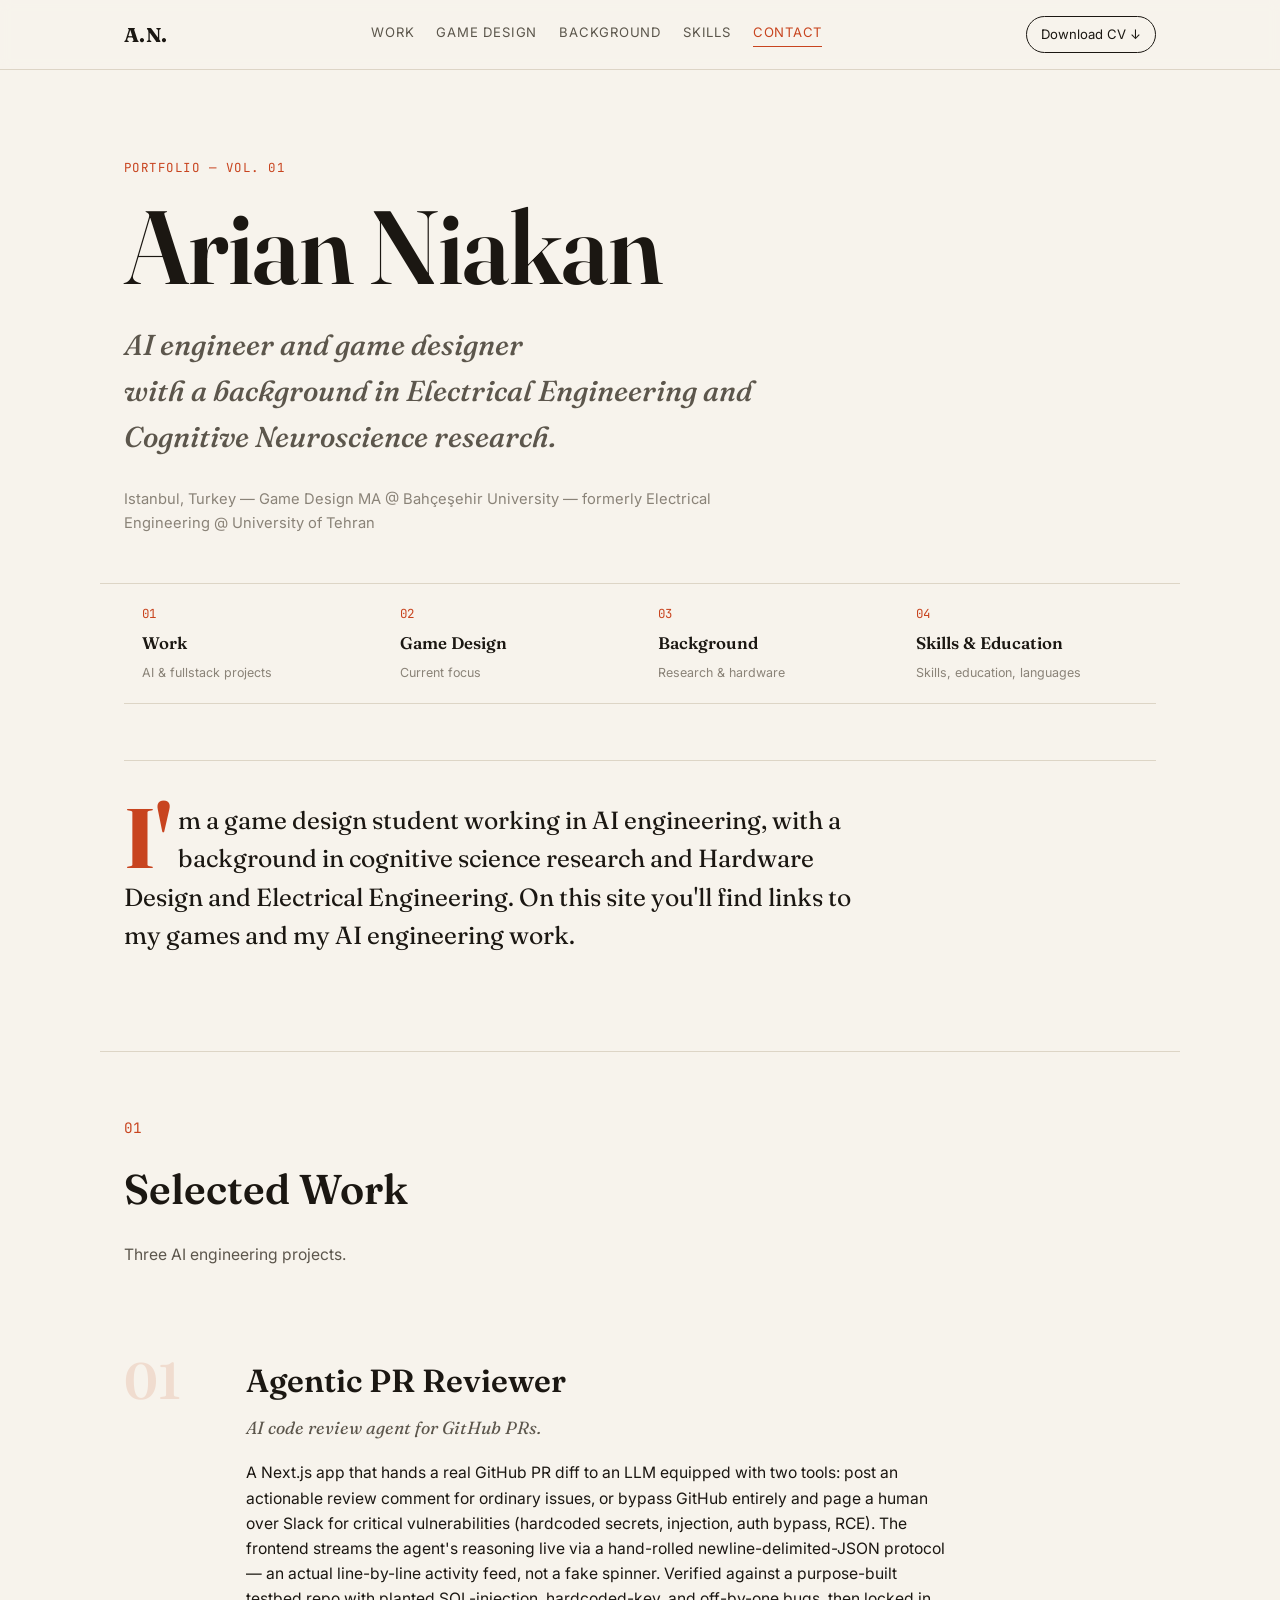
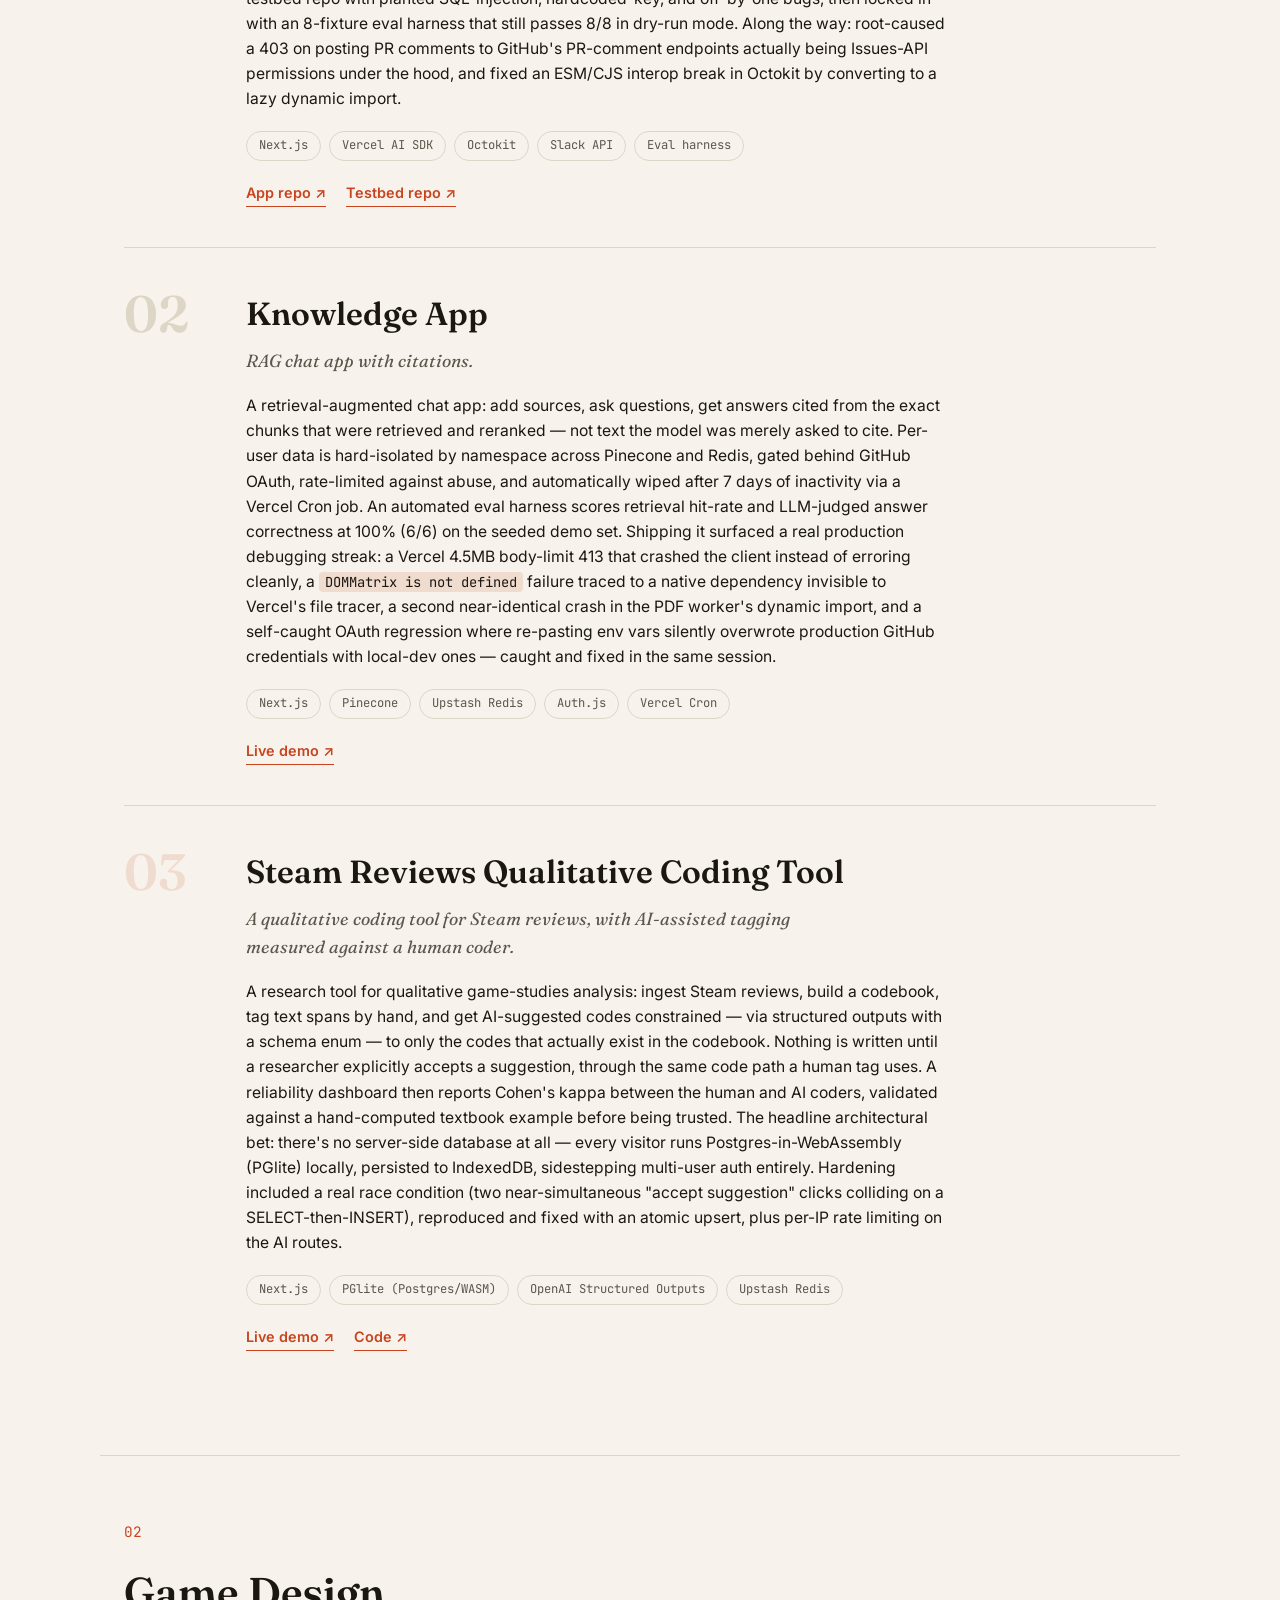
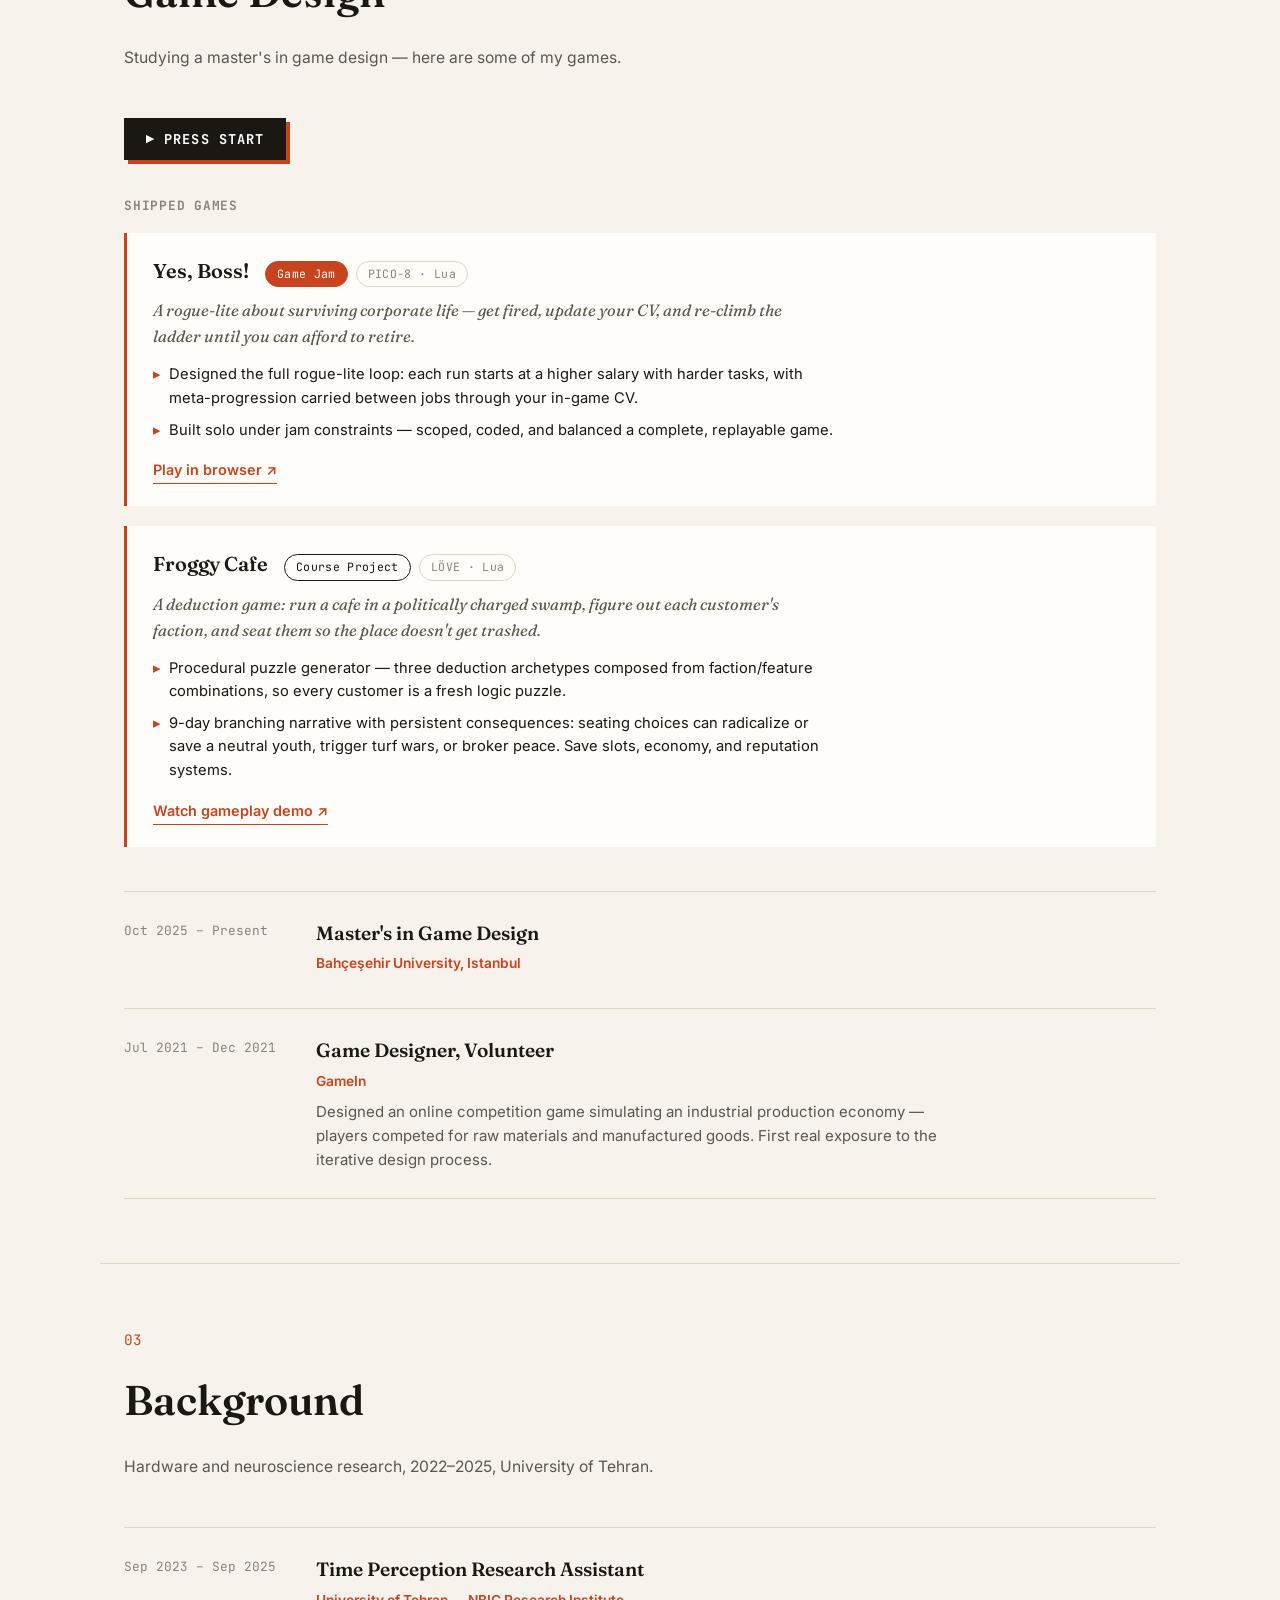
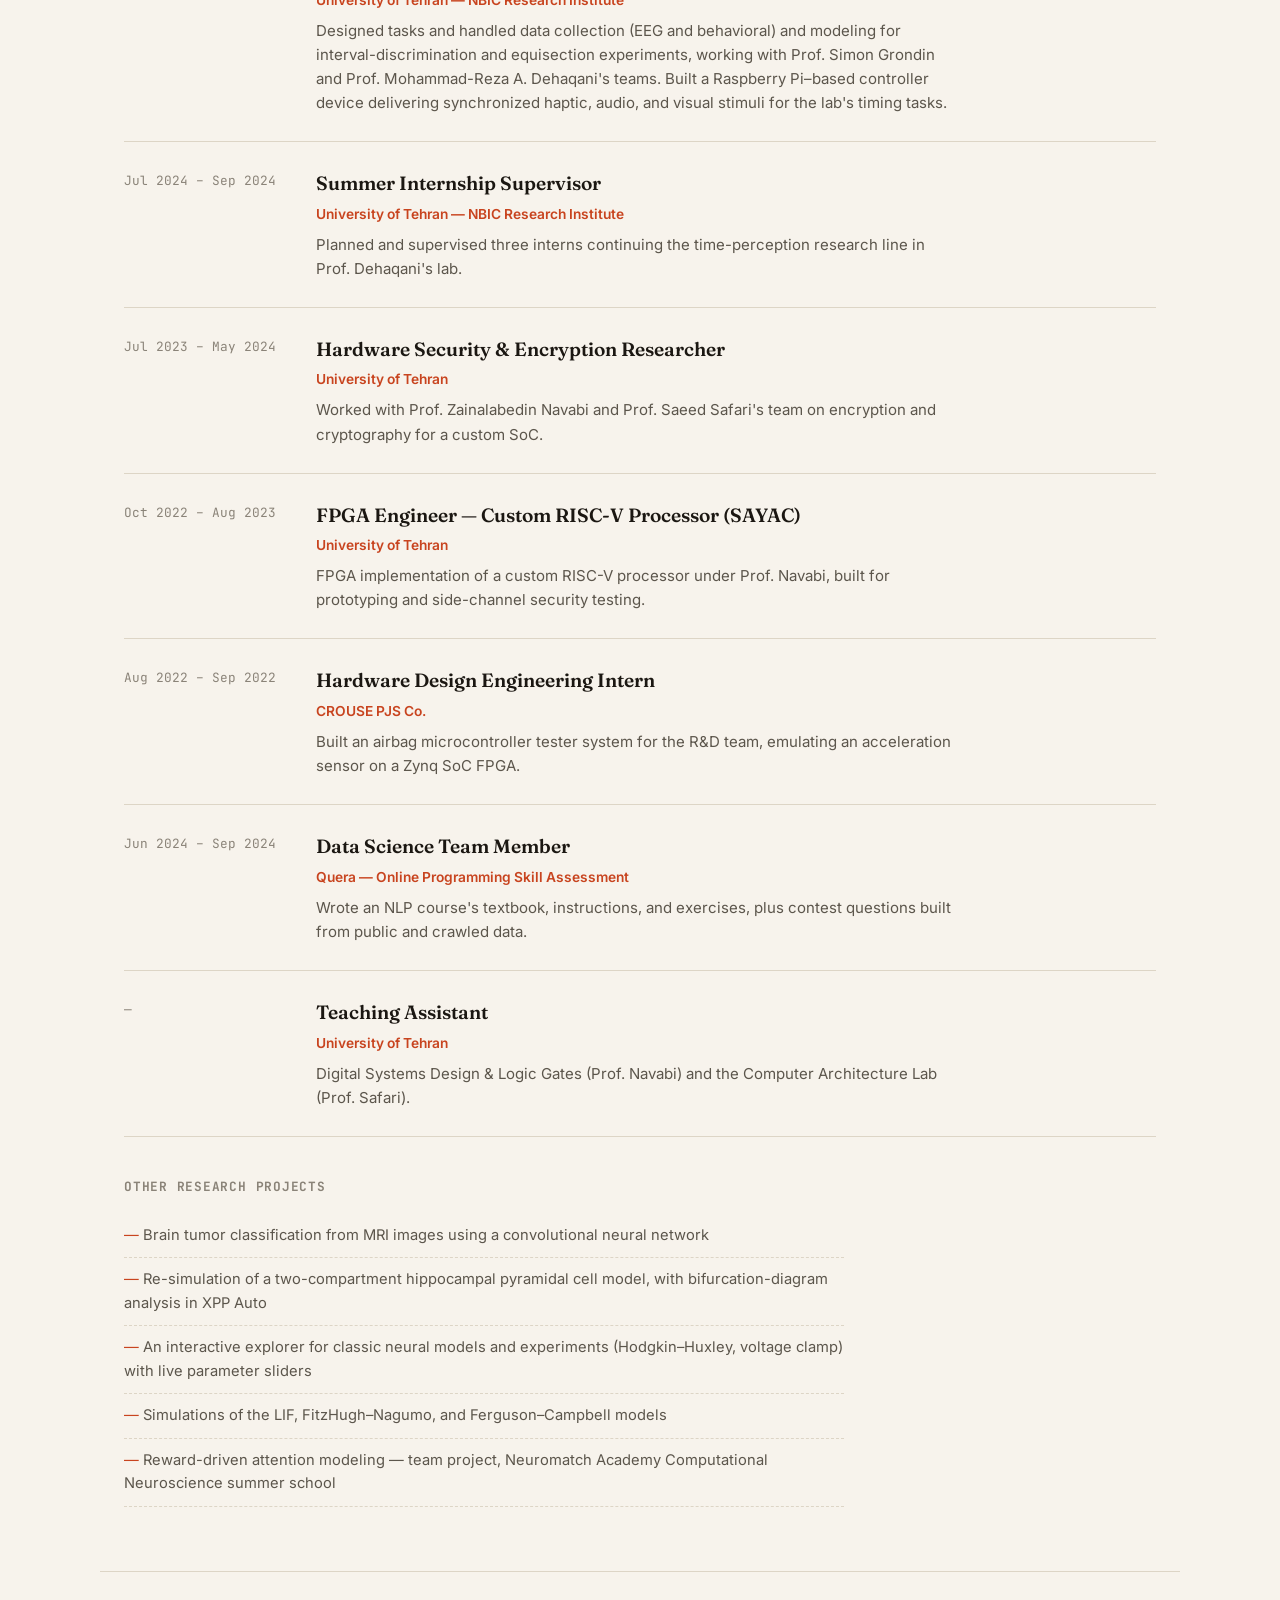
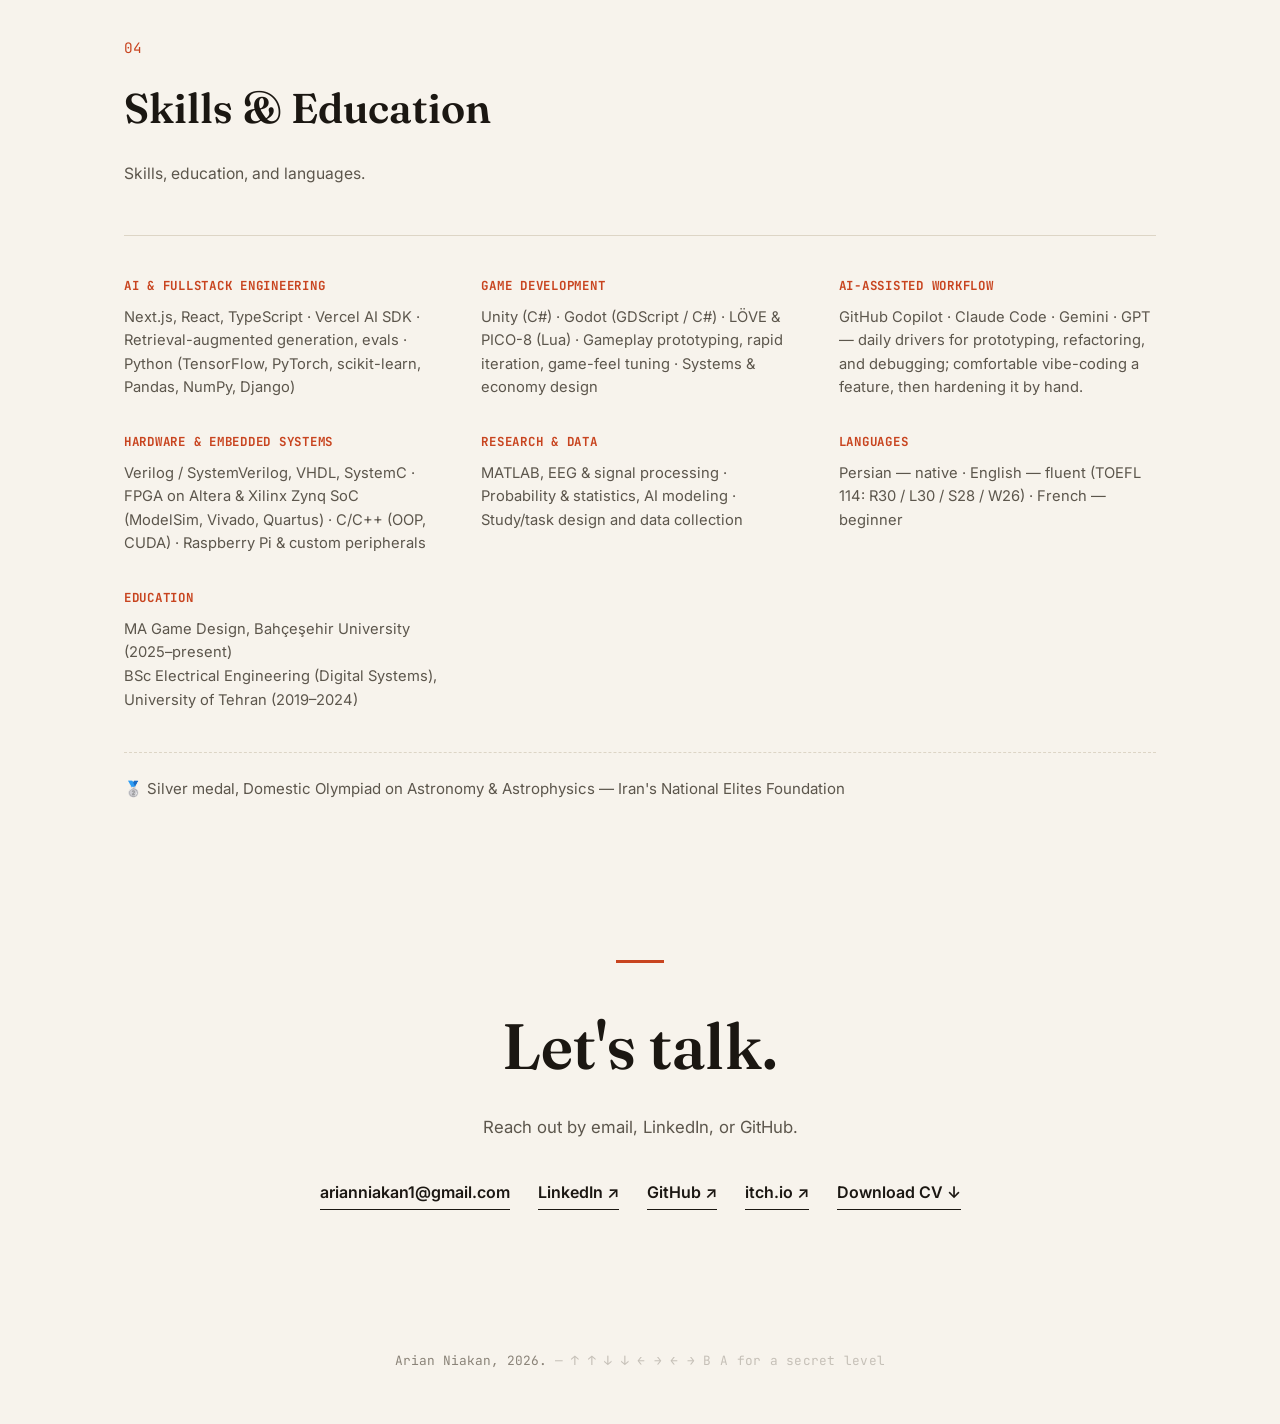
<file: index.html>
<!DOCTYPE html>
<html lang="en">
<head>
<meta charset="UTF-8">
<meta name="viewport" content="width=device-width, initial-scale=1.0">
<title>Arian Niakan — Portfolio</title>
<meta name="description" content="Arian Niakan — AI application engineer, hardware &amp; neuroscience researcher, and game designer.">

<link rel="icon" type="image/png" sizes="32x32" href="assets/favicon-32.png">
<link rel="icon" type="image/png" sizes="512x512" href="assets/favicon-512.png">
<link rel="shortcut icon" href="assets/favicon.ico">
<link rel="apple-touch-icon" sizes="180x180" href="assets/apple-touch-icon.png">
<meta name="theme-color" content="#f7f3ec">

<meta property="og:type" content="website">
<meta property="og:title" content="Arian Niakan — Portfolio">
<meta property="og:description" content="Engineer, researcher, and game designer who ships things and measures whether they actually work.">
<meta property="og:image" content="assets/og-image.png">
<meta property="og:image:width" content="1200">
<meta property="og:image:height" content="630">
<meta name="twitter:card" content="summary_large_image">
<meta name="twitter:title" content="Arian Niakan — Portfolio">
<meta name="twitter:description" content="Engineer, researcher, and game designer who ships things and measures whether they actually work.">
<meta name="twitter:image" content="assets/og-image.png">

<link rel="preconnect" href="https://fonts.googleapis.com">
<link rel="preconnect" href="https://fonts.gstatic.com" crossorigin>
<link href="https://fonts.googleapis.com/css2?family=Fraunces:ital,opsz,wght@0,9..144,400;0,9..144,500;0,9..144,600;0,9..144,700;1,9..144,500&family=Inter:wght@400;500;600;700&family=JetBrains+Mono:wght@400;500&display=swap" rel="stylesheet">
<link rel="stylesheet" href="css/style.css?v=2">
</head>
<body>

<div class="progress-bar" id="progressBar"></div>

<header class="masthead">
  <div class="masthead-inner">
    <a href="#top" class="masthead-mark">A.N.</a>
    <nav class="masthead-nav" id="siteNav">
      <a href="#work" data-nav>Work</a>
      <a href="#play" data-nav>Game Design</a>
      <a href="#dispatches" data-nav>Background</a>
      <a href="#index" data-nav>Skills</a>
      <a href="#contact" data-nav>Contact</a>
    </nav>
    <a class="masthead-cv" href="assets/Arian_Niakan_CV.pdf" target="_blank" rel="noopener">Download CV ↓</a>
    <button class="nav-toggle" id="navToggle" aria-label="Open menu" aria-expanded="false" aria-controls="mobileNav">
      <span></span><span></span><span></span>
    </button>
  </div>
</header>

<nav class="mobile-nav" id="mobileNav">
  <a href="#work" data-nav data-mobile-nav><span class="mobile-nav-num">01</span> Work</a>
  <a href="#play" data-nav data-mobile-nav><span class="mobile-nav-num">02</span> Game Design</a>
  <a href="#dispatches" data-nav data-mobile-nav><span class="mobile-nav-num">03</span> Background</a>
  <a href="#index" data-nav data-mobile-nav><span class="mobile-nav-num">04</span> Skills</a>
  <a href="#contact" data-nav data-mobile-nav><span class="mobile-nav-num">05</span> Contact</a>
  <a href="assets/Arian_Niakan_CV.pdf" target="_blank" rel="noopener" class="mobile-nav-cv">Download CV ↓</a>
</nav>
<div class="mobile-nav-scrim" id="mobileNavScrim"></div>

<main id="top">

  <!-- HERO -->
  <section class="hero">
    <p class="eyebrow">Portfolio — Vol. 01</p>
    <h1 class="hero-title">Arian&nbsp;Niakan</h1>
    <p class="hero-dek">AI engineer and game designer<br class="br-desktop"> with a background in Electrical Engineering and Cognitive Neuroscience research.</p>
    <p class="hero-meta">Istanbul, Turkey — Game Design MA @ Bahçeşehir University — formerly Electrical Engineering @ University of Tehran</p>
  </section>

  <!-- CONTENTS -->
  <nav class="contents" aria-label="Table of contents">
    <a href="#work" class="contents-item" data-nav>
      <span class="contents-num">01</span>
      <span class="contents-label">Work</span>
      <span class="contents-page">AI &amp; fullstack projects</span>
    </a>
    <a href="#play" class="contents-item" data-nav>
      <span class="contents-num">02</span>
      <span class="contents-label">Game Design</span>
      <span class="contents-page">Current focus</span>
    </a>
    <a href="#dispatches" class="contents-item" data-nav>
      <span class="contents-num">03</span>
      <span class="contents-label">Background</span>
      <span class="contents-page">Research &amp; hardware</span>
    </a>
    <a href="#index" class="contents-item" data-nav>
      <span class="contents-num">04</span>
      <span class="contents-label">Skills &amp; Education</span>
      <span class="contents-page">Skills, education, languages</span>
    </a>
  </nav>

  <!-- EDITOR'S NOTE -->
  <section class="letter">
    <div class="letter-rule"></div>
    <p class="letter-drop">I'm a game design student working in AI engineering, with a background in cognitive science research and Hardware Design and Electrical Engineering. On this site you'll find links to my games and my AI engineering work.</p>
  </section>

  <!-- FEATURED WORK -->
  <section id="work" class="section">
    <div class="section-head">
      <span class="section-num">01</span>
      <h2 class="section-title">Selected Work</h2>
      <p class="section-sub">Three AI engineering projects.</p>
    </div>

    <article class="feature">
      <div class="feature-index">01</div>
      <div class="feature-body">
        <h3 class="feature-title">Agentic PR Reviewer</h3>
        <p class="feature-dek">AI code review agent for GitHub PRs.</p>
        <p class="feature-text">A Next.js app that hands a real GitHub PR diff to an LLM equipped with two tools: post an actionable review comment for ordinary issues, or bypass GitHub entirely and page a human over Slack for critical vulnerabilities (hardcoded secrets, injection, auth bypass, RCE). The frontend streams the agent's reasoning live via a hand-rolled newline-delimited-JSON protocol — an actual line-by-line activity feed, not a fake spinner. Verified against a purpose-built testbed repo with planted SQL-injection, hardcoded-key, and off-by-one bugs, then locked in with an 8-fixture eval harness that still passes 8/8 in dry-run mode. Along the way: root-caused a 403 on posting PR comments to GitHub's PR-comment endpoints actually being Issues-API permissions under the hood, and fixed an ESM/CJS interop break in Octokit by converting to a lazy dynamic import.</p>
        <ul class="feature-tags">
          <li>Next.js</li><li>Vercel AI SDK</li><li>Octokit</li><li>Slack API</li><li>Eval harness</li>
        </ul>
        <div class="feature-links">
          <a href="https://github.com/arianniakan/Agentic-PR-reviewer" target="_blank" rel="noopener">App repo ↗</a>
          <a href="https://github.com/arianniakan/pr-reviewer-testbed" target="_blank" rel="noopener">Testbed repo ↗</a>
        </div>
      </div>
    </article>

    <article class="feature feature--alt">
      <div class="feature-index">02</div>
      <div class="feature-body">
        <h3 class="feature-title">Knowledge App</h3>
        <p class="feature-dek">RAG chat app with citations.</p>
        <p class="feature-text">A retrieval-augmented chat app: add sources, ask questions, get answers cited from the exact chunks that were retrieved and reranked — not text the model was merely asked to cite. Per-user data is hard-isolated by namespace across Pinecone and Redis, gated behind GitHub OAuth, rate-limited against abuse, and automatically wiped after 7 days of inactivity via a Vercel Cron job. An automated eval harness scores retrieval hit-rate and LLM-judged answer correctness at 100% (6/6) on the seeded demo set. Shipping it surfaced a real production debugging streak: a Vercel 4.5MB body-limit 413 that crashed the client instead of erroring cleanly, a <code>DOMMatrix is not defined</code> failure traced to a native dependency invisible to Vercel's file tracer, a second near-identical crash in the PDF worker's dynamic import, and a self-caught OAuth regression where re-pasting env vars silently overwrote production GitHub credentials with local-dev ones — caught and fixed in the same session.</p>
        <ul class="feature-tags">
          <li>Next.js</li><li>Pinecone</li><li>Upstash Redis</li><li>Auth.js</li><li>Vercel Cron</li>
        </ul>
        <div class="feature-links">
          <a href="https://knowledge-app-vert.vercel.app" target="_blank" rel="noopener">Live demo ↗</a>
        </div>
      </div>
    </article>

    <article class="feature">
      <div class="feature-index">03</div>
      <div class="feature-body">
        <h3 class="feature-title">Steam Reviews Qualitative Coding Tool</h3>
        <p class="feature-dek">A qualitative coding tool for Steam reviews, with AI-assisted tagging measured against a human coder.</p>
        <p class="feature-text">A research tool for qualitative game-studies analysis: ingest Steam reviews, build a codebook, tag text spans by hand, and get AI-suggested codes constrained — via structured outputs with a schema enum — to only the codes that actually exist in the codebook. Nothing is written until a researcher explicitly accepts a suggestion, through the same code path a human tag uses. A reliability dashboard then reports Cohen's kappa between the human and AI coders, validated against a hand-computed textbook example before being trusted. The headline architectural bet: there's no server-side database at all — every visitor runs Postgres-in-WebAssembly (PGlite) locally, persisted to IndexedDB, sidestepping multi-user auth entirely. Hardening included a real race condition (two near-simultaneous "accept suggestion" clicks colliding on a SELECT-then-INSERT), reproduced and fixed with an atomic upsert, plus per-IP rate limiting on the AI routes.</p>
        <ul class="feature-tags">
          <li>Next.js</li><li>PGlite (Postgres/WASM)</li><li>OpenAI Structured Outputs</li><li>Upstash Redis</li>
        </ul>
        <div class="feature-links">
          <a href="https://steam-review-coding-tool.vercel.app" target="_blank" rel="noopener">Live demo ↗</a>
          <a href="https://github.com/arianniakan/Steam_Review_Coding_Tool" target="_blank" rel="noopener">Code ↗</a>
        </div>
      </div>
    </article>
  </section>

  <!-- PLAY: GAME DESIGN -->
  <section id="play" class="section">
    <div class="section-head">
      <span class="section-num">02</span>
      <h2 class="section-title">Game Design</h2>
      <p class="section-sub">Studying a master's in game design — here are some of my games.</p>
    </div>

    <button type="button" class="press-start-btn" id="pressStartBtn">▶ Press Start</button>

    <div class="side-projects" style="margin-top:0; margin-bottom: 44px;">
      <h4>Shipped games</h4>

      <div class="game-card">
        <div class="game-card-head">
          <h3>Yes, Boss!</h3>
          <ul class="game-tags">
            <li class="game-tag--jam">Game Jam</li>
            <li>PICO-8 · Lua</li>
          </ul>
        </div>
        <p class="game-pitch">A rogue-lite about surviving corporate life — get fired, update your CV, and re-climb the ladder until you can afford to retire.</p>
        <ul class="game-points">
          <li>Designed the full rogue-lite loop: each run starts at a higher salary with harder tasks, with meta-progression carried between jobs through your in-game CV.</li>
          <li>Built solo under jam constraints — scoped, coded, and balanced a complete, replayable game.</li>
        </ul>
        <div class="feature-links">
          <a href="https://wild-hair-pirates.itch.io/yes-boss" target="_blank" rel="noopener">Play in browser ↗</a>
        </div>
      </div>

      <div class="game-card">
        <div class="game-card-head">
          <h3>Froggy Cafe</h3>
          <ul class="game-tags">
            <li class="game-tag--course">Course Project</li>
            <li>LÖVE · Lua</li>
          </ul>
        </div>
        <p class="game-pitch">A deduction game: run a cafe in a politically charged swamp, figure out each customer's faction, and seat them so the place doesn't get trashed.</p>
        <ul class="game-points">
          <li>Procedural puzzle generator — three deduction archetypes composed from faction/feature combinations, so every customer is a fresh logic puzzle.</li>
          <li>9-day branching narrative with persistent consequences: seating choices can radicalize or save a neutral youth, trigger turf wars, or broker peace. Save slots, economy, and reputation systems.</li>
        </ul>
        <div class="feature-links">
          <a href="https://drive.google.com/drive/folders/1_nYEO2grCD4mlRgOrEWZgYkTi0a9-DWY" target="_blank" rel="noopener">Watch gameplay demo ↗</a>
        </div>
      </div>
    </div>

    <ul class="dispatch-list">
      <li class="dispatch">
        <div class="dispatch-when">Oct 2025 – Present</div>
        <div class="dispatch-body">
          <h3>Master's in Game Design</h3>
          <p class="dispatch-org">Bahçeşehir University, Istanbul</p>
        </div>
      </li>
      <li class="dispatch">
        <div class="dispatch-when">Jul 2021 – Dec 2021</div>
        <div class="dispatch-body">
          <h3>Game Designer, Volunteer</h3>
          <p class="dispatch-org">GameIn</p>
          <p>Designed an online competition game simulating an industrial production economy — players competed for raw materials and manufactured goods. First real exposure to the iterative design process.</p>
        </div>
      </li>
    </ul>
  </section>

  <!-- DISPATCHES: RESEARCH & HARDWARE (background) -->
  <section id="dispatches" class="section">
    <div class="section-head">
      <span class="section-num">03</span>
      <h2 class="section-title">Background</h2>
      <p class="section-sub">Hardware and neuroscience research, 2022–2025, University of Tehran.</p>
    </div>

    <ul class="dispatch-list">
      <li class="dispatch">
        <div class="dispatch-when">Sep 2023 – Sep 2025</div>
        <div class="dispatch-body">
          <h3>Time Perception Research Assistant</h3>
          <p class="dispatch-org">University of Tehran — NBIC Research Institute</p>
          <p>Designed tasks and handled data collection (EEG and behavioral) and modeling for interval-discrimination and equisection experiments, working with Prof. Simon Grondin and Prof. Mohammad-Reza A. Dehaqani's teams. Built a Raspberry Pi–based controller device delivering synchronized haptic, audio, and visual stimuli for the lab's timing tasks.</p>
        </div>
      </li>
      <li class="dispatch">
        <div class="dispatch-when">Jul 2024 – Sep 2024</div>
        <div class="dispatch-body">
          <h3>Summer Internship Supervisor</h3>
          <p class="dispatch-org">University of Tehran — NBIC Research Institute</p>
          <p>Planned and supervised three interns continuing the time-perception research line in Prof. Dehaqani's lab.</p>
        </div>
      </li>
      <li class="dispatch">
        <div class="dispatch-when">Jul 2023 – May 2024</div>
        <div class="dispatch-body">
          <h3>Hardware Security &amp; Encryption Researcher</h3>
          <p class="dispatch-org">University of Tehran</p>
          <p>Worked with Prof. Zainalabedin Navabi and Prof. Saeed Safari's team on encryption and cryptography for a custom SoC.</p>
        </div>
      </li>
      <li class="dispatch">
        <div class="dispatch-when">Oct 2022 – Aug 2023</div>
        <div class="dispatch-body">
          <h3>FPGA Engineer — Custom RISC-V Processor (SAYAC)</h3>
          <p class="dispatch-org">University of Tehran</p>
          <p>FPGA implementation of a custom RISC-V processor under Prof. Navabi, built for prototyping and side-channel security testing.</p>
        </div>
      </li>
      <li class="dispatch">
        <div class="dispatch-when">Aug 2022 – Sep 2022</div>
        <div class="dispatch-body">
          <h3>Hardware Design Engineering Intern</h3>
          <p class="dispatch-org">CROUSE PJS Co.</p>
          <p>Built an airbag microcontroller tester system for the R&amp;D team, emulating an acceleration sensor on a Zynq SoC FPGA.</p>
        </div>
      </li>
      <li class="dispatch">
        <div class="dispatch-when">Jun 2024 – Sep 2024</div>
        <div class="dispatch-body">
          <h3>Data Science Team Member</h3>
          <p class="dispatch-org">Quera — Online Programming Skill Assessment</p>
          <p>Wrote an NLP course's textbook, instructions, and exercises, plus contest questions built from public and crawled data.</p>
        </div>
      </li>
      <li class="dispatch">
        <div class="dispatch-when">—</div>
        <div class="dispatch-body">
          <h3>Teaching Assistant</h3>
          <p class="dispatch-org">University of Tehran</p>
          <p>Digital Systems Design &amp; Logic Gates (Prof. Navabi) and the Computer Architecture Lab (Prof. Safari).</p>
        </div>
      </li>
    </ul>

    <div class="side-projects">
      <h4>Other research projects</h4>
      <ul class="side-list">
        <li>Brain tumor classification from MRI images using a convolutional neural network</li>
        <li>Re-simulation of a two-compartment hippocampal pyramidal cell model, with bifurcation-diagram analysis in XPP Auto</li>
        <li>An interactive explorer for classic neural models and experiments (Hodgkin–Huxley, voltage clamp) with live parameter sliders</li>
        <li>Simulations of the LIF, FitzHugh–Nagumo, and Ferguson–Campbell models</li>
        <li>Reward-driven attention modeling — team project, Neuromatch Academy Computational Neuroscience summer school</li>
      </ul>
    </div>
  </section>

  <!-- INDEX: SKILLS -->
  <section id="index" class="section">
    <div class="section-head">
      <span class="section-num">04</span>
      <h2 class="section-title">Skills &amp; Education</h2>
      <p class="section-sub">Skills, education, and languages.</p>
    </div>

    <div class="index-grid">
      <div class="index-col">
        <h4>AI &amp; Fullstack Engineering</h4>
        <p>Next.js, React, TypeScript · Vercel AI SDK · Retrieval-augmented generation, evals · Python (TensorFlow, PyTorch, scikit-learn, Pandas, NumPy, Django)</p>
      </div>
      <div class="index-col">
        <h4>Game Development</h4>
        <p>Unity (C#) · Godot (GDScript / C#) · LÖVE &amp; PICO-8 (Lua) · Gameplay prototyping, rapid iteration, game-feel tuning · Systems &amp; economy design</p>
      </div>
      <div class="index-col">
        <h4>AI-Assisted Workflow</h4>
        <p>GitHub Copilot · Claude Code · Gemini · GPT — daily drivers for prototyping, refactoring, and debugging; comfortable vibe-coding a feature, then hardening it by hand.</p>
      </div>
      <div class="index-col">
        <h4>Hardware &amp; Embedded Systems</h4>
        <p>Verilog / SystemVerilog, VHDL, SystemC · FPGA on Altera &amp; Xilinx Zynq SoC (ModelSim, Vivado, Quartus) · C/C++ (OOP, CUDA) · Raspberry Pi &amp; custom peripherals</p>
      </div>
      <div class="index-col">
        <h4>Research &amp; Data</h4>
        <p>MATLAB, EEG &amp; signal processing · Probability &amp; statistics, AI modeling · Study/task design and data collection</p>
      </div>
      <div class="index-col">
        <h4>Languages</h4>
        <p>Persian — native · English — fluent (TOEFL 114: R30 / L30 / S28 / W26) · French — beginner</p>
      </div>
      <div class="index-col">
        <h4>Education</h4>
        <p>MA Game Design, Bahçeşehir University (2025–present)<br>BSc Electrical Engineering (Digital Systems), University of Tehran (2019–2024)</p>
      </div>
    </div>

    <p class="award">🥈 Silver medal, Domestic Olympiad on Astronomy &amp; Astrophysics — Iran's National Elites Foundation</p>
  </section>

  <!-- CONTACT -->
  <section id="contact" class="contact">
    <div class="contact-rule"></div>
    <h2 class="contact-title">Let's talk.</h2>
    <p class="contact-text">Reach out by email, LinkedIn, or GitHub.</p>
    <div class="contact-links">
      <a href="mailto:arianniakan1@gmail.com">arianniakan1@gmail.com</a>
      <a href="https://www.linkedin.com/in/arian-niakan-b16794186/" target="_blank" rel="noopener">LinkedIn ↗</a>
      <a href="https://github.com/arianniakan" target="_blank" rel="noopener">GitHub ↗</a>
      <a href="https://wild-hair-pirates.itch.io" target="_blank" rel="noopener">itch.io ↗</a>
      <a href="assets/Arian_Niakan_CV.pdf" target="_blank" rel="noopener">Download CV ↓</a>
    </div>
  </section>

</main>

<footer class="footer">
  <p>Arian Niakan, 2026. <span class="footer-hint">— ↑ ↑ ↓ ↓ ← → ← → B A for a secret level</span></p>
</footer>

<div class="konami-overlay" id="konamiOverlay" hidden>
  <div class="konami-panel">
    <button type="button" class="konami-close" id="konamiClose" aria-label="Close">✕</button>
    <p class="konami-eyebrow">// SECRET LEVEL UNLOCKED</p>
    <h3 class="konami-title">Secret Game</h3>
    <canvas id="konamiCanvas" width="480" height="220"></canvas>
    <div class="konami-hud">
      <span id="konamiScore">Score: 0</span>
      <span class="konami-instructions">Space / ↑ to jump — Esc to close</span>
    </div>
  </div>
</div>

<script src="js/script.js"></script>
</body>
</html>
</file>
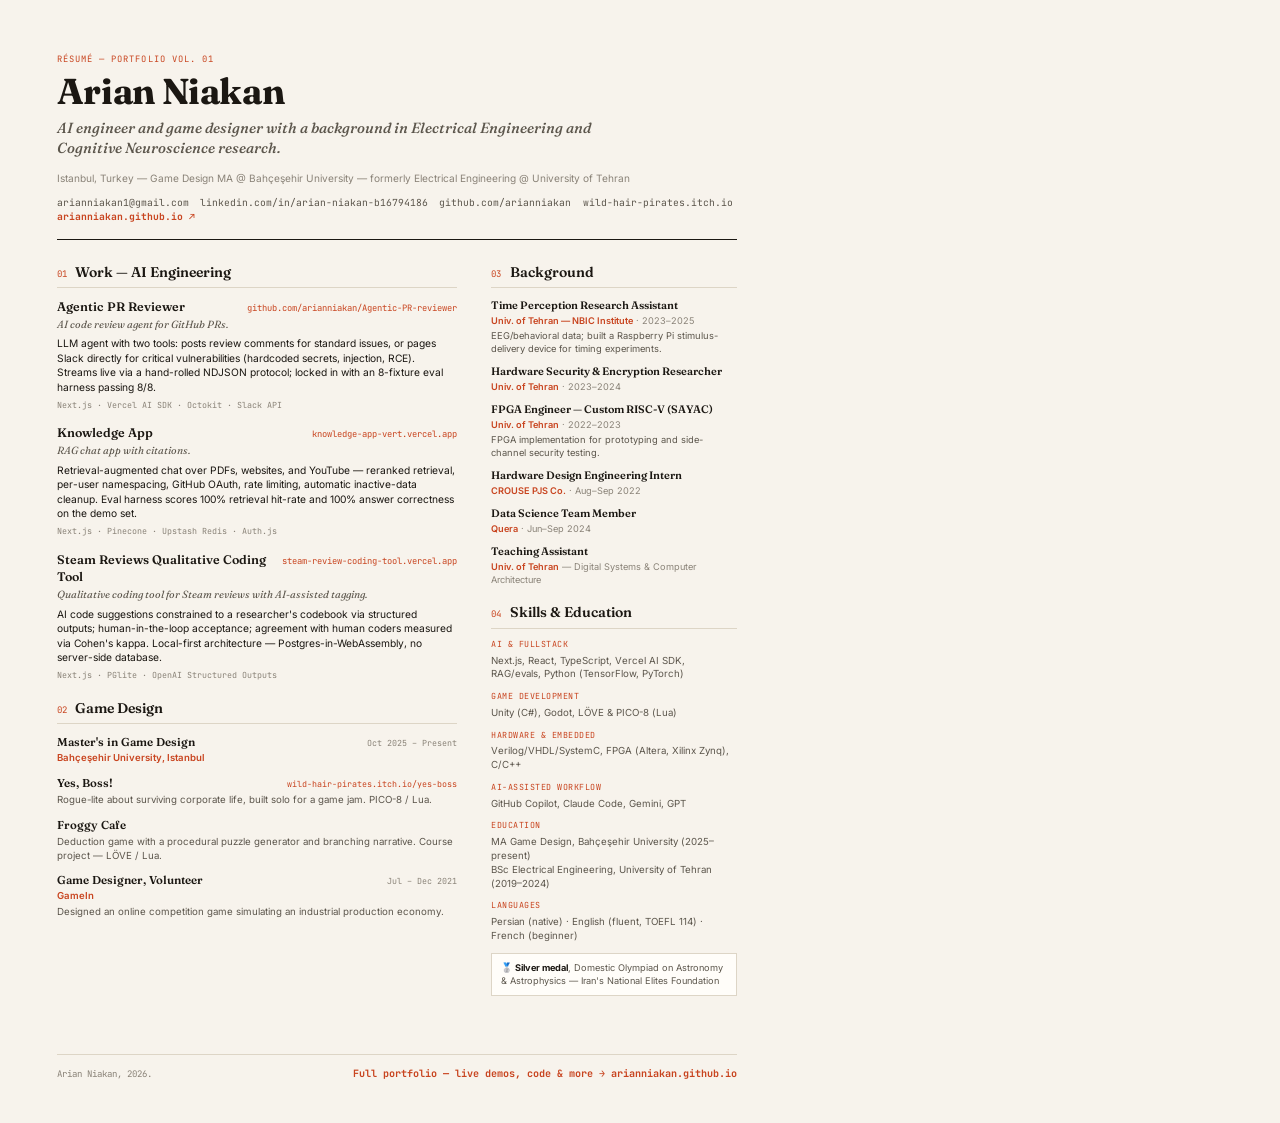
<file: assets/cv-print.html>
<!DOCTYPE html>
<html lang="en">
<head>
<meta charset="UTF-8">
<title>Arian Niakan — CV</title>
<link rel="preconnect" href="https://fonts.googleapis.com">
<link rel="preconnect" href="https://fonts.gstatic.com" crossorigin>
<link href="https://fonts.googleapis.com/css2?family=Fraunces:ital,opsz,wght@0,9..144,500;0,9..144,600;0,9..144,700;1,9..144,500&family=Inter:wght@400;500;600;700&family=JetBrains+Mono:wght@400;500;700&display=swap" rel="stylesheet">
<style>
  @page { size: A4; margin: 0; }
  * { box-sizing: border-box; margin: 0; padding: 0; }

  :root {
    --bg: #f7f3ec;
    --bg-raised: #fffdf9;
    --ink: #1b1712;
    --ink-soft: #5c564c;
    --ink-faint: #8a8378;
    --accent: #c8441f;
    --accent-soft: #f0dccf;
    --rule: #ddd5c6;
    --serif: 'Fraunces', Georgia, serif;
    --sans: 'Inter', -apple-system, sans-serif;
    --mono: 'JetBrains Mono', 'SFMono-Regular', Menlo, monospace;
  }

  html, body { width: 210mm; height: 297mm; }
  body {
    background: var(--bg);
    color: var(--ink);
    font-family: var(--sans);
    font-size: 8.4pt;
    line-height: 1.42;
    -webkit-font-smoothing: antialiased;
  }

  .page { width: 210mm; height: 297mm; padding: 14mm 15mm 11mm; display: flex; flex-direction: column; }

  a { color: inherit; text-decoration: none; }

  /* ---------- Header ---------- */
  header { margin-bottom: 6mm; }

  .eyebrow {
    font-family: var(--mono);
    font-size: 6.6pt;
    letter-spacing: 0.12em;
    text-transform: uppercase;
    color: var(--accent);
    margin-bottom: 2mm;
  }

  h1 {
    font-family: var(--serif);
    font-weight: 700;
    font-size: 27pt;
    line-height: 1;
    letter-spacing: -0.01em;
    margin-bottom: 2.3mm;
  }

  .dek {
    font-family: var(--serif);
    font-style: italic;
    font-weight: 500;
    font-size: 11pt;
    color: var(--ink-soft);
    max-width: 145mm;
    margin-bottom: 3mm;
  }

  .meta {
    font-size: 7.6pt;
    color: var(--ink-faint);
    margin-bottom: 3mm;
  }

  .contact-row {
    font-family: var(--mono);
    font-size: 7.3pt;
    color: var(--ink-soft);
    display: flex;
    flex-wrap: wrap;
    gap: 0 3mm;
  }

  .contact-row .site-link {
    color: var(--accent);
    font-weight: 700;
  }

  .header-rule { height: 1px; background: var(--ink); margin-top: 4mm; }

  /* ---------- Body grid ---------- */
  .body-grid { display: flex; gap: 9mm; flex: 1; min-height: 0; }
  .col-main { width: 62%; }
  .col-side { width: 38%; }

  section { margin-bottom: 4.6mm; }

  .section-head {
    display: flex;
    align-items: baseline;
    gap: 2.2mm;
    margin-bottom: 2.6mm;
    border-bottom: 1px solid var(--rule);
    padding-bottom: 1.2mm;
  }

  .section-num { font-family: var(--mono); font-size: 6.8pt; color: var(--accent); }

  .section-title {
    font-family: var(--serif);
    font-weight: 600;
    font-size: 10.5pt;
  }

  /* ---------- Projects ---------- */
  .project { margin-bottom: 3.4mm; }
  .project:last-child { margin-bottom: 0; }

  .project-head { display: flex; align-items: baseline; justify-content: space-between; gap: 2mm; margin-bottom: 0.6mm; }

  .project-title { font-family: var(--serif); font-weight: 600; font-size: 9.3pt; }

  .project-link { font-family: var(--mono); font-size: 6.6pt; color: var(--accent); white-space: nowrap; }

  .project-dek {
    font-family: var(--serif);
    font-style: italic;
    color: var(--ink-soft);
    font-size: 7.8pt;
    margin-bottom: 1mm;
  }

  .project-text { font-size: 7.7pt; color: var(--ink); margin-bottom: 1.3mm; }

  .project-tags {
    font-family: var(--mono);
    font-size: 6.3pt;
    color: var(--ink-faint);
  }
  .project-tags span:not(:last-child)::after { content: " · "; }

  /* ---------- Compact list (game design / background) ---------- */
  .compact-item { margin-bottom: 2.6mm; }
  .compact-item:last-child { margin-bottom: 0; }

  .compact-head { display: flex; justify-content: space-between; align-items: baseline; gap: 2mm; }

  .compact-title { font-family: var(--serif); font-weight: 600; font-size: 8.6pt; }

  .compact-when { font-family: var(--mono); font-size: 6.3pt; color: var(--ink-faint); white-space: nowrap; }

  .compact-org { font-size: 7.2pt; color: var(--accent); font-weight: 600; margin-top: 0.2mm; }

  .compact-text { font-size: 7.3pt; color: var(--ink-soft); margin-top: 0.5mm; }

  .compact-link { font-family: var(--mono); font-size: 6.3pt; color: var(--accent); }

  /* ---------- Background: tighter single-line entries ---------- */
  .bg-item { margin-bottom: 2.3mm; }
  .bg-item:last-child { margin-bottom: 0; }
  .bg-role { font-family: var(--serif); font-weight: 600; font-size: 8.1pt; }
  .bg-org-when { font-size: 6.9pt; color: var(--ink-faint); margin-top: 0.2mm; }
  .bg-org-when .org { color: var(--accent); font-weight: 600; }
  .bg-text { font-size: 7pt; color: var(--ink-soft); margin-top: 0.5mm; }

  /* ---------- Skills / index ---------- */
  .skill-group { margin-bottom: 2.6mm; }
  .skill-group:last-child { margin-bottom: 0; }
  .skill-label {
    font-family: var(--mono);
    font-size: 6.3pt;
    letter-spacing: 0.06em;
    text-transform: uppercase;
    color: var(--accent);
    margin-bottom: 0.8mm;
  }
  .skill-value { font-size: 7.3pt; color: var(--ink-soft); }

  .award-box {
    border: 0.4pt solid var(--rule);
    background: var(--bg-raised);
    padding: 2mm 2.4mm;
    font-size: 6.9pt;
    color: var(--ink-soft);
    margin-top: 1mm;
  }
  .award-box b { color: var(--ink); }

  /* ---------- Footer ---------- */
  footer {
    margin-top: auto;
    padding-top: 3mm;
    border-top: 1px solid var(--rule);
    display: flex;
    justify-content: space-between;
    align-items: baseline;
    font-family: var(--mono);
    font-size: 6.8pt;
    color: var(--ink-faint);
  }

  footer .cta { color: var(--accent); font-weight: 700; font-size: 7.6pt; }
</style>
</head>
<body>
<div class="page">

  <header>
    <p class="eyebrow">Résumé — Portfolio Vol. 01</p>
    <h1>Arian Niakan</h1>
    <p class="dek">AI engineer and game designer with a background in Electrical Engineering and Cognitive Neuroscience research.</p>
    <p class="meta">Istanbul, Turkey — Game Design MA @ Bahçeşehir University — formerly Electrical Engineering @ University of Tehran</p>
    <div class="contact-row">
      <span>arianniakan1@gmail.com</span>
      <span>linkedin.com/in/arian-niakan-b16794186</span>
      <span>github.com/arianniakan</span>
      <span>wild-hair-pirates.itch.io</span>
      <span class="site-link">arianniakan.github.io ↗</span>
    </div>
    <div class="header-rule"></div>
  </header>

  <div class="body-grid">
    <div class="col-main">

      <section>
        <div class="section-head">
          <span class="section-num">01</span>
          <h2 class="section-title">Work — AI Engineering</h2>
        </div>

        <div class="project">
          <div class="project-head">
            <span class="project-title">Agentic PR Reviewer</span>
            <span class="project-link">github.com/arianniakan/Agentic-PR-reviewer</span>
          </div>
          <p class="project-dek">AI code review agent for GitHub PRs.</p>
          <p class="project-text">LLM agent with two tools: posts review comments for standard issues, or pages Slack directly for critical vulnerabilities (hardcoded secrets, injection, RCE). Streams live via a hand-rolled NDJSON protocol; locked in with an 8-fixture eval harness passing 8/8.</p>
          <p class="project-tags"><span>Next.js</span><span>Vercel AI SDK</span><span>Octokit</span><span>Slack API</span></p>
        </div>

        <div class="project">
          <div class="project-head">
            <span class="project-title">Knowledge App</span>
            <span class="project-link">knowledge-app-vert.vercel.app</span>
          </div>
          <p class="project-dek">RAG chat app with citations.</p>
          <p class="project-text">Retrieval-augmented chat over PDFs, websites, and YouTube — reranked retrieval, per-user namespacing, GitHub OAuth, rate limiting, automatic inactive-data cleanup. Eval harness scores 100% retrieval hit-rate and 100% answer correctness on the demo set.</p>
          <p class="project-tags"><span>Next.js</span><span>Pinecone</span><span>Upstash Redis</span><span>Auth.js</span></p>
        </div>

        <div class="project">
          <div class="project-head">
            <span class="project-title">Steam Reviews Qualitative Coding Tool</span>
            <span class="project-link">steam-review-coding-tool.vercel.app</span>
          </div>
          <p class="project-dek">Qualitative coding tool for Steam reviews with AI-assisted tagging.</p>
          <p class="project-text">AI code suggestions constrained to a researcher's codebook via structured outputs; human-in-the-loop acceptance; agreement with human coders measured via Cohen's kappa. Local-first architecture — Postgres-in-WebAssembly, no server-side database.</p>
          <p class="project-tags"><span>Next.js</span><span>PGlite</span><span>OpenAI Structured Outputs</span></p>
        </div>
      </section>

      <section>
        <div class="section-head">
          <span class="section-num">02</span>
          <h2 class="section-title">Game Design</h2>
        </div>

        <div class="compact-item">
          <div class="compact-head">
            <span class="compact-title">Master's in Game Design</span>
            <span class="compact-when">Oct 2025 – Present</span>
          </div>
          <p class="compact-org">Bahçeşehir University, Istanbul</p>
        </div>

        <div class="compact-item">
          <div class="compact-head">
            <span class="compact-title">Yes, Boss!</span>
            <span class="compact-link">wild-hair-pirates.itch.io/yes-boss</span>
          </div>
          <p class="compact-text">Rogue-lite about surviving corporate life, built solo for a game jam. PICO-8 / Lua.</p>
        </div>

        <div class="compact-item">
          <div class="compact-head">
            <span class="compact-title">Froggy Cafe</span>
          </div>
          <p class="compact-text">Deduction game with a procedural puzzle generator and branching narrative. Course project — LÖVE / Lua.</p>
        </div>

        <div class="compact-item">
          <div class="compact-head">
            <span class="compact-title">Game Designer, Volunteer</span>
            <span class="compact-when">Jul – Dec 2021</span>
          </div>
          <p class="compact-org">GameIn</p>
          <p class="compact-text">Designed an online competition game simulating an industrial production economy.</p>
        </div>
      </section>

    </div>

    <div class="col-side">

      <section>
        <div class="section-head">
          <span class="section-num">03</span>
          <h2 class="section-title">Background</h2>
        </div>

        <div class="bg-item">
          <p class="bg-role">Time Perception Research Assistant</p>
          <p class="bg-org-when"><span class="org">Univ. of Tehran — NBIC Institute</span> · 2023–2025</p>
          <p class="bg-text">EEG/behavioral data; built a Raspberry Pi stimulus-delivery device for timing experiments.</p>
        </div>

        <div class="bg-item">
          <p class="bg-role">Hardware Security &amp; Encryption Researcher</p>
          <p class="bg-org-when"><span class="org">Univ. of Tehran</span> · 2023–2024</p>
        </div>

        <div class="bg-item">
          <p class="bg-role">FPGA Engineer — Custom RISC-V (SAYAC)</p>
          <p class="bg-org-when"><span class="org">Univ. of Tehran</span> · 2022–2023</p>
          <p class="bg-text">FPGA implementation for prototyping and side-channel security testing.</p>
        </div>

        <div class="bg-item">
          <p class="bg-role">Hardware Design Engineering Intern</p>
          <p class="bg-org-when"><span class="org">CROUSE PJS Co.</span> · Aug–Sep 2022</p>
        </div>

        <div class="bg-item">
          <p class="bg-role">Data Science Team Member</p>
          <p class="bg-org-when"><span class="org">Quera</span> · Jun–Sep 2024</p>
        </div>

        <div class="bg-item">
          <p class="bg-role">Teaching Assistant</p>
          <p class="bg-org-when"><span class="org">Univ. of Tehran</span> — Digital Systems &amp; Computer Architecture</p>
        </div>
      </section>

      <section>
        <div class="section-head">
          <span class="section-num">04</span>
          <h2 class="section-title">Skills &amp; Education</h2>
        </div>

        <div class="skill-group">
          <p class="skill-label">AI &amp; Fullstack</p>
          <p class="skill-value">Next.js, React, TypeScript, Vercel AI SDK, RAG/evals, Python (TensorFlow, PyTorch)</p>
        </div>
        <div class="skill-group">
          <p class="skill-label">Game Development</p>
          <p class="skill-value">Unity (C#), Godot, LÖVE &amp; PICO-8 (Lua)</p>
        </div>
        <div class="skill-group">
          <p class="skill-label">Hardware &amp; Embedded</p>
          <p class="skill-value">Verilog/VHDL/SystemC, FPGA (Altera, Xilinx Zynq), C/C++</p>
        </div>
        <div class="skill-group">
          <p class="skill-label">AI-Assisted Workflow</p>
          <p class="skill-value">GitHub Copilot, Claude Code, Gemini, GPT</p>
        </div>
        <div class="skill-group">
          <p class="skill-label">Education</p>
          <p class="skill-value">MA Game Design, Bahçeşehir University (2025–present)<br>BSc Electrical Engineering, University of Tehran (2019–2024)</p>
        </div>
        <div class="skill-group">
          <p class="skill-label">Languages</p>
          <p class="skill-value">Persian (native) · English (fluent, TOEFL 114) · French (beginner)</p>
        </div>

        <div class="award-box">🥈 <b>Silver medal</b>, Domestic Olympiad on Astronomy &amp; Astrophysics — Iran's National Elites Foundation</div>
      </section>

    </div>
  </div>

  <footer>
    <span>Arian Niakan, 2026.</span>
    <span class="cta">Full portfolio — live demos, code &amp; more → arianniakan.github.io</span>
  </footer>

</div>
</body>
</html>
</file>
<file: css/style.css>
/* ---------- Design tokens ---------- */
:root {
  --bg: #f7f3ec;
  --bg-raised: #fffdf9;
  --ink: #1b1712;
  --ink-soft: #5c564c;
  --ink-faint: #8a8378;
  --accent: #c8441f;
  --accent-soft: #f0dccf;
  --rule: #ddd5c6;

  --serif: 'Fraunces', Georgia, serif;
  --sans: 'Inter', -apple-system, BlinkMacSystemFont, sans-serif;
  --mono: 'JetBrains Mono', 'SFMono-Regular', Menlo, monospace;

  --max: 1080px;
}

* { box-sizing: border-box; }

html { scroll-behavior: smooth; }

body {
  margin: 0;
  background: var(--bg);
  color: var(--ink);
  font-family: var(--sans);
  font-size: 16px;
  line-height: 1.6;
  -webkit-font-smoothing: antialiased;
}

a { color: inherit; }

ul { list-style: none; margin: 0; padding: 0; }

img { max-width: 100%; }

.progress-bar {
  position: fixed;
  top: 0; left: 0;
  height: 3px;
  width: 0%;
  background: var(--accent);
  z-index: 1000;
  transition: width 0.1s linear;
}

/* ---------- Masthead / nav ---------- */
.masthead {
  position: sticky;
  top: 0;
  z-index: 100;
  background: rgba(247, 243, 236, 0.92);
  backdrop-filter: blur(6px);
  border-bottom: 1px solid var(--rule);
}

.masthead-inner {
  max-width: var(--max);
  margin: 0 auto;
  padding: 16px 24px;
  display: flex;
  align-items: center;
  gap: 24px;
}

.masthead-mark {
  font-family: var(--serif);
  font-weight: 700;
  font-size: 1.25rem;
  text-decoration: none;
  letter-spacing: 0.02em;
}

.masthead-nav {
  display: flex;
  gap: 22px;
  flex: 1;
  justify-content: center;
}

.masthead-nav a {
  text-decoration: none;
  font-size: 0.82rem;
  letter-spacing: 0.06em;
  text-transform: uppercase;
  color: var(--ink-soft);
  padding-bottom: 3px;
  border-bottom: 1px solid transparent;
  transition: color 0.15s ease, border-color 0.15s ease;
}

.masthead-nav a:hover,
.masthead-nav a.active {
  color: var(--accent);
  border-color: var(--accent);
}

.masthead-cv {
  font-size: 0.82rem;
  text-decoration: none;
  white-space: nowrap;
  border: 1px solid var(--ink);
  padding: 7px 14px;
  border-radius: 999px;
  transition: background 0.15s ease, color 0.15s ease, border-color 0.15s ease;
}

.masthead-cv:hover {
  background: var(--accent);
  border-color: var(--accent);
  color: #fff;
}

/* ---------- Mobile nav toggle ---------- */
.nav-toggle {
  display: none;
  flex-direction: column;
  justify-content: center;
  align-items: center;
  gap: 5px;
  width: 38px;
  height: 38px;
  background: none;
  border: 1px solid var(--rule);
  border-radius: 50%;
  cursor: pointer;
  padding: 0;
  flex-shrink: 0;
}

.nav-toggle span {
  display: block;
  width: 16px;
  height: 1.5px;
  background: var(--ink);
  transition: transform 0.25s ease, opacity 0.25s ease;
}

.nav-toggle[aria-expanded="true"] span:nth-child(1) {
  transform: translateY(6.5px) rotate(45deg);
}
.nav-toggle[aria-expanded="true"] span:nth-child(2) {
  opacity: 0;
}
.nav-toggle[aria-expanded="true"] span:nth-child(3) {
  transform: translateY(-6.5px) rotate(-45deg);
}

.mobile-nav {
  position: fixed;
  top: 0;
  right: 0;
  height: 100%;
  width: min(78vw, 320px);
  background: var(--bg-raised);
  border-left: 1px solid var(--rule);
  z-index: 200;
  display: flex;
  flex-direction: column;
  padding: 100px 32px 32px;
  gap: 6px;
  transform: translateX(100%);
  transition: transform 0.3s ease;
}

.mobile-nav.open { transform: translateX(0); }

.mobile-nav a {
  font-family: var(--serif);
  font-size: 1.4rem;
  font-weight: 600;
  text-decoration: none;
  color: var(--ink);
  padding: 12px 0;
  border-bottom: 1px solid var(--rule);
  display: flex;
  align-items: baseline;
  gap: 12px;
}

.mobile-nav-num {
  font-family: var(--mono);
  font-size: 0.85rem;
  color: var(--accent);
  font-weight: 400;
}

.mobile-nav-cv {
  margin-top: 20px;
  font-family: var(--sans) !important;
  font-size: 0.9rem !important;
  font-weight: 600;
  border: 1px solid var(--ink) !important;
  border-radius: 999px;
  text-align: center;
  padding: 10px !important;
  color: var(--ink);
}

.mobile-nav-scrim {
  position: fixed;
  inset: 0;
  background: rgba(27, 23, 18, 0.35);
  z-index: 150;
  opacity: 0;
  pointer-events: none;
  transition: opacity 0.3s ease;
}

.mobile-nav-scrim.open {
  opacity: 1;
  pointer-events: auto;
}

/* ---------- Contents strip ---------- */
.contents {
  max-width: var(--max);
  margin: 0 auto;
  padding: 0 24px 56px;
  display: grid;
  grid-template-columns: repeat(4, 1fr);
  border-top: 1px solid var(--rule);
}

.contents-item {
  background: var(--bg);
  text-decoration: none;
  color: var(--ink);
  padding: 20px 18px;
  display: flex;
  flex-direction: column;
  gap: 6px;
  border-bottom: 1px solid var(--rule);
  transition: background 0.2s ease;
}

.contents-item:hover { background: var(--bg-raised); }

.contents-num {
  font-family: var(--mono);
  font-size: 0.78rem;
  color: var(--accent);
}

.contents-label {
  font-family: var(--serif);
  font-weight: 600;
  font-size: 1.05rem;
}

.contents-page {
  font-size: 0.78rem;
  color: var(--ink-faint);
}

/* ---------- Hero ---------- */
.hero {
  max-width: var(--max);
  margin: 0 auto;
  padding: 88px 24px 48px;
}

.eyebrow {
  font-family: var(--mono);
  font-size: 0.78rem;
  letter-spacing: 0.12em;
  text-transform: uppercase;
  color: var(--accent);
  margin: 0 0 18px;
}

.hero-title {
  font-family: var(--serif);
  font-weight: 600;
  font-size: clamp(3rem, 9vw, 6.5rem);
  line-height: 0.98;
  margin: 0 0 24px;
  letter-spacing: -0.01em;
}

.hero-dek {
  font-family: var(--serif);
  font-style: italic;
  font-weight: 500;
  font-size: clamp(1.25rem, 2.6vw, 1.8rem);
  color: var(--ink-soft);
  max-width: 640px;
  margin: 0 0 28px;
}

.hero-meta {
  font-size: 0.92rem;
  color: var(--ink-faint);
  margin: 0;
  max-width: 620px;
}

/* ---------- Editor's letter ---------- */
.letter {
  max-width: var(--max);
  margin: 0 auto;
  padding: 0 24px 72px;
}

.letter-rule {
  height: 1px;
  background: var(--rule);
  margin-bottom: 40px;
}

.letter-drop {
  font-family: var(--serif);
  font-size: clamp(1.2rem, 2vw, 1.55rem);
  line-height: 1.55;
  max-width: 760px;
  color: var(--ink);
}

.letter-drop::first-letter {
  font-size: 3.4em;
  font-weight: 700;
  float: left;
  line-height: 0.8;
  padding: 0.05em 0.08em 0 0;
  color: var(--accent);
}

/* ---------- Sections ---------- */
.section {
  max-width: var(--max);
  margin: 0 auto;
  padding: 64px 24px;
  border-top: 1px solid var(--rule);
}

.section-head {
  margin-bottom: 48px;
  display: flex;
  align-items: baseline;
  gap: 16px;
  flex-wrap: wrap;
}

.section-num {
  font-family: var(--mono);
  color: var(--accent);
  font-size: 0.9rem;
}

.section-title {
  font-family: var(--serif);
  font-weight: 600;
  font-size: clamp(1.8rem, 3.4vw, 2.6rem);
  margin: 0;
  flex-basis: 100%;
}

.section-sub {
  font-size: 0.98rem;
  color: var(--ink-soft);
  max-width: 640px;
  margin: 4px 0 0;
}

/* ---------- Feature articles ---------- */
.feature {
  display: grid;
  grid-template-columns: 90px 1fr;
  gap: 8px 32px;
  padding: 40px 0;
  border-bottom: 1px solid var(--rule);
}

.feature:last-child { border-bottom: none; }

.feature-index {
  font-family: var(--serif);
  font-size: 3.2rem;
  font-weight: 600;
  color: var(--accent-soft);
  line-height: 1;
}

.feature--alt .feature-index { color: var(--rule); }

.feature-title {
  font-family: var(--serif);
  font-weight: 600;
  font-size: clamp(1.5rem, 2.6vw, 2rem);
  margin: 0 0 8px;
}

.feature-dek {
  font-family: var(--serif);
  font-style: italic;
  color: var(--ink-soft);
  font-size: 1.1rem;
  margin: 0 0 18px;
  max-width: 620px;
}

.feature-text {
  max-width: 700px;
  margin: 0 0 20px;
  color: var(--ink);
  font-size: 0.98rem;
}

.feature-text code {
  font-family: var(--mono);
  background: var(--accent-soft);
  padding: 1px 6px;
  border-radius: 4px;
  font-size: 0.88em;
}

.feature-tags {
  display: flex;
  flex-wrap: wrap;
  gap: 8px;
  margin-bottom: 20px;
}

.feature-tags li {
  font-family: var(--mono);
  font-size: 0.76rem;
  border: 1px solid var(--rule);
  border-radius: 999px;
  padding: 4px 12px;
  color: var(--ink-soft);
}

.feature-links {
  display: flex;
  gap: 20px;
}

.feature-links a {
  text-decoration: none;
  font-weight: 600;
  font-size: 0.9rem;
  color: var(--accent);
  border-bottom: 1px solid var(--accent);
  padding-bottom: 2px;
}

.feature-links a:hover { opacity: 0.7; }

/* ---------- Dispatch list ---------- */
.dispatch-list { border-top: 1px solid var(--rule); }

.dispatch {
  display: grid;
  grid-template-columns: 160px 1fr;
  gap: 8px 32px;
  padding: 26px 0;
  border-bottom: 1px solid var(--rule);
}

.dispatch-when {
  font-family: var(--mono);
  font-size: 0.8rem;
  color: var(--ink-faint);
  padding-top: 3px;
}

.dispatch-body h3 {
  font-family: var(--serif);
  font-size: 1.2rem;
  font-weight: 600;
  margin: 0 0 4px;
}

.dispatch-org {
  font-size: 0.86rem;
  color: var(--accent);
  margin: 0 0 8px;
  font-weight: 600;
}

.dispatch-body p:not(.dispatch-org) {
  margin: 0;
  color: var(--ink-soft);
  font-size: 0.94rem;
  max-width: 640px;
}

/* ---------- Game cards ---------- */
.game-card {
  border-left: 3px solid var(--accent);
  background: var(--bg-raised);
  padding: 22px 26px;
  margin-bottom: 20px;
}

.game-card-head {
  display: flex;
  align-items: baseline;
  flex-wrap: wrap;
  gap: 10px 16px;
  margin-bottom: 10px;
}

.game-card-head h3 {
  font-family: var(--serif);
  font-size: 1.25rem;
  font-weight: 600;
  margin: 0;
}

.game-tags {
  display: flex;
  gap: 8px;
  flex-wrap: wrap;
}

.game-tags li {
  font-family: var(--mono);
  font-size: 0.72rem;
  letter-spacing: 0.03em;
  border: 1px solid var(--rule);
  border-radius: 999px;
  padding: 3px 11px;
  color: var(--ink-faint);
}

.game-tags li.game-tag--jam {
  background: var(--accent);
  border-color: var(--accent);
  color: #fff;
}

.game-tags li.game-tag--course {
  border-color: var(--ink);
  color: var(--ink);
}

.game-pitch {
  font-family: var(--serif);
  font-style: italic;
  color: var(--ink-soft);
  font-size: 1.02rem;
  margin: 0 0 14px;
  max-width: 640px;
}

.game-points {
  margin: 0 0 16px;
  max-width: 680px;
}

.game-points li {
  font-size: 0.92rem;
  color: var(--ink);
  padding-left: 16px;
  position: relative;
  margin-bottom: 8px;
}

.game-points li::before {
  content: "▸";
  position: absolute;
  left: 0;
  color: var(--accent);
}

.side-projects {
  margin-top: 40px;
}

.side-projects h4 {
  font-family: var(--mono);
  font-size: 0.8rem;
  letter-spacing: 0.06em;
  text-transform: uppercase;
  color: var(--ink-faint);
  margin: 0 0 16px;
}

.side-list li {
  padding: 10px 0;
  border-bottom: 1px dashed var(--rule);
  font-size: 0.92rem;
  color: var(--ink-soft);
  max-width: 720px;
}

.side-list li::before {
  content: "— ";
  color: var(--accent);
}

/* ---------- Index / skills ---------- */
.index-grid {
  display: grid;
  grid-template-columns: repeat(3, 1fr);
  gap: 32px 40px;
  border-top: 1px solid var(--rule);
  padding-top: 40px;
}

.index-col h4 {
  font-family: var(--mono);
  font-size: 0.78rem;
  letter-spacing: 0.06em;
  text-transform: uppercase;
  color: var(--accent);
  margin: 0 0 10px;
}

.index-col p {
  margin: 0;
  font-size: 0.92rem;
  color: var(--ink-soft);
}

.award {
  margin-top: 40px;
  padding-top: 24px;
  border-top: 1px dashed var(--rule);
  font-size: 0.94rem;
  color: var(--ink-soft);
}

/* ---------- Contact ---------- */
.contact {
  max-width: var(--max);
  margin: 0 auto;
  padding: 80px 24px 100px;
  text-align: center;
}

.contact-rule {
  width: 48px;
  height: 3px;
  background: var(--accent);
  margin: 0 auto 32px;
}

.contact-title {
  font-family: var(--serif);
  font-weight: 600;
  font-size: clamp(2.4rem, 6vw, 4rem);
  margin: 0 0 16px;
}

.contact-text {
  color: var(--ink-soft);
  font-size: 1.05rem;
  margin: 0 0 40px;
}

.contact-links {
  display: flex;
  flex-wrap: wrap;
  justify-content: center;
  gap: 28px;
}

.contact-links a {
  text-decoration: none;
  font-weight: 600;
  font-size: 1rem;
  border-bottom: 1px solid var(--ink);
  padding-bottom: 3px;
  transition: color 0.15s ease, border-color 0.15s ease;
}

.contact-links a:hover {
  color: var(--accent);
  border-color: var(--accent);
}

/* ---------- Click burst particles ---------- */
.burst-particle {
  position: fixed;
  z-index: 999;
  border-radius: 50%;
  pointer-events: none;
  will-change: transform, opacity;
  animation: burstFade 0.6s ease-out forwards;
}

@keyframes burstFade {
  0% { transform: translate(0, 0) scale(1); opacity: 1; }
  100% { transform: translate(var(--bx), var(--by)) scale(0.3); opacity: 0; }
}

/* ---------- Press Start button ---------- */
.press-start-btn {
  display: inline-block;
  font-family: var(--mono);
  font-size: 0.85rem;
  font-weight: 700;
  letter-spacing: 0.08em;
  text-transform: uppercase;
  color: var(--paper, #fff);
  background: var(--ink);
  border: none;
  padding: 12px 22px;
  margin-bottom: 36px;
  cursor: pointer;
  box-shadow: 4px 4px 0 var(--accent);
  transition: transform 0.12s ease, box-shadow 0.12s ease;
}

.press-start-btn:hover {
  transform: translate(-2px, -2px);
  box-shadow: 6px 6px 0 var(--accent);
}

.press-start-btn:active {
  transform: translate(2px, 2px);
  box-shadow: 1px 1px 0 var(--accent);
}

/* ---------- Screen flash + runner sprite ---------- */
.screen-flash {
  position: fixed;
  inset: 0;
  background: var(--accent);
  opacity: 0;
  pointer-events: none;
  z-index: 998;
  animation: flashFade 0.4s ease-out forwards;
}

@keyframes flashFade {
  0% { opacity: var(--flash-opacity, 0.35); }
  100% { opacity: 0; }
}

/* ---------- Shmup ship flyby ---------- */
.shmup-ship {
  position: fixed;
  left: 0;
  top: 0;
  width: 92px;
  height: 111px;
  z-index: 999;
  pointer-events: none;
  image-rendering: pixelated;
  filter: drop-shadow(0 0 10px rgba(64, 224, 208, 0.55)) drop-shadow(0 0 22px rgba(64, 224, 208, 0.25));
}

.ship-trail-particle {
  position: fixed;
  z-index: 997;
  pointer-events: none;
  border-radius: 50%;
  background: radial-gradient(circle, #d9fbf5 0%, #3fd7c4 55%, rgba(63, 215, 196, 0) 100%);
  transform: translate(-50%, -50%);
  animation: trailFade 0.55s ease-out forwards;
}

@keyframes trailFade {
  0% { opacity: 0.9; transform: translate(-50%, -50%) scale(1); }
  100% { opacity: 0; transform: translate(-50%, -50%) scale(0.15) translateY(16px); }
}

.enemy-ship {
  position: fixed;
  left: 0;
  top: 0;
  width: 92px;
  height: 92px;
  z-index: 999;
  pointer-events: none;
  image-rendering: pixelated;
  filter: drop-shadow(0 0 10px rgba(180, 140, 255, 0.55)) drop-shadow(0 0 20px rgba(180, 140, 255, 0.25));
}

.shmup-bullet {
  position: fixed;
  z-index: 999;
  width: 9px;
  height: 26px;
  border-radius: 5px;
  background: linear-gradient(180deg, #ffffff, #9be8ff);
  box-shadow: 0 0 12px rgba(155, 232, 255, 0.9);
  transform: translate(-50%, -50%);
  pointer-events: none;
}

.explosion-particle {
  position: fixed;
  z-index: 999;
  border-radius: 50%;
  pointer-events: none;
  box-shadow: 0 0 8px currentColor;
  will-change: transform, opacity;
  animation: burstFade 0.7s ease-out forwards;
}

.scene-darken {
  position: fixed;
  inset: 0;
  background: var(--ink);
  opacity: 0;
  z-index: 996;
  pointer-events: none;
}

@keyframes screenShake {
  0%, 100% { transform: translate(0, 0); }
  20% { transform: translate(-4px, 3px); }
  40% { transform: translate(4px, -3px); }
  60% { transform: translate(-3px, -2px); }
  80% { transform: translate(3px, 2px); }
}

.shake-active {
  animation: screenShake 0.35s ease-in-out;
}

@media (prefers-reduced-motion: reduce) {
  .shmup-ship, .ship-trail-particle, .enemy-ship, .shmup-bullet,
  .explosion-particle, .scene-darken, .shake-active {
    animation: none !important;
    display: none !important;
  }
}

/* ---------- Konami mini-game overlay ---------- */
.konami-overlay {
  position: fixed;
  inset: 0;
  background: rgba(27, 23, 18, 0.82);
  z-index: 1000;
  display: flex;
  align-items: center;
  justify-content: center;
  padding: 24px;
}

.konami-overlay[hidden] {
  display: none;
}

.konami-panel {
  position: relative;
  background: var(--bg-raised);
  border: 2px solid var(--ink);
  box-shadow: 8px 8px 0 var(--accent);
  padding: 28px 28px 22px;
  max-width: 540px;
  width: 100%;
  text-align: center;
}

.konami-close {
  position: absolute;
  top: 12px;
  right: 12px;
  background: none;
  border: 1px solid var(--rule);
  border-radius: 50%;
  width: 30px;
  height: 30px;
  cursor: pointer;
  font-size: 0.9rem;
  color: var(--ink-soft);
}

.konami-close:hover { color: var(--accent); border-color: var(--accent); }

.konami-eyebrow {
  font-family: var(--mono);
  font-size: 0.72rem;
  letter-spacing: 0.1em;
  color: var(--accent);
  margin: 0 0 6px;
}

.konami-title {
  font-family: var(--serif);
  font-size: 1.5rem;
  font-weight: 600;
  margin: 0 0 16px;
}

.konami-title-sub {
  font-family: var(--sans);
  font-size: 0.85rem;
  font-weight: 400;
  font-style: italic;
  color: var(--ink-soft);
}

#konamiCanvas {
  width: 100%;
  max-width: 480px;
  background: var(--bg);
  border: 1px solid var(--rule);
  image-rendering: pixelated;
  touch-action: manipulation;
}

.konami-hud {
  display: flex;
  justify-content: space-between;
  font-family: var(--mono);
  font-size: 0.78rem;
  color: var(--ink-soft);
  margin-top: 10px;
}

@media (prefers-reduced-motion: reduce) {
  .burst-particle, .screen-flash, .game-runner {
    animation: none !important;
    display: none !important;
  }
}

/* ---------- Footer ---------- */
.footer {
  text-align: center;
  padding: 28px 24px 40px;
  font-size: 0.8rem;
  color: var(--ink-faint);
  font-family: var(--mono);
}

.footer-hint {
  opacity: 0.45;
  letter-spacing: 0.02em;
  transition: opacity 0.2s ease, color 0.2s ease;
}

.footer:hover .footer-hint {
  opacity: 1;
  color: var(--accent);
}

/* ---------- Scroll-reveal ---------- */
.reveal {
  opacity: 0;
  transform: translateY(22px);
  transition: opacity 0.7s ease, transform 0.7s ease;
}

.reveal.in-view {
  opacity: 1;
  transform: translateY(0);
}

@media (prefers-reduced-motion: reduce) {
  .reveal {
    opacity: 1;
    transform: none;
    transition: none;
  }
}

/* ---------- Responsive ---------- */
@media (max-width: 820px) {
  .masthead-nav { display: none; }
  .masthead-cv { display: none; }
  .masthead-inner { justify-content: space-between; }
  .nav-toggle { display: flex; }

  .contents { grid-template-columns: repeat(2, 1fr); }

  .feature { grid-template-columns: 1fr; }
  .feature-index { font-size: 2rem; }

  .dispatch { grid-template-columns: 1fr; }
  .dispatch-when { padding-top: 0; }

  .index-grid { grid-template-columns: repeat(2, 1fr); }
}

@media (max-width: 520px) {
  .contents { grid-template-columns: 1fr; }
  .index-grid { grid-template-columns: 1fr; }
  .contact-links { flex-direction: column; gap: 16px; }
}
</file>
